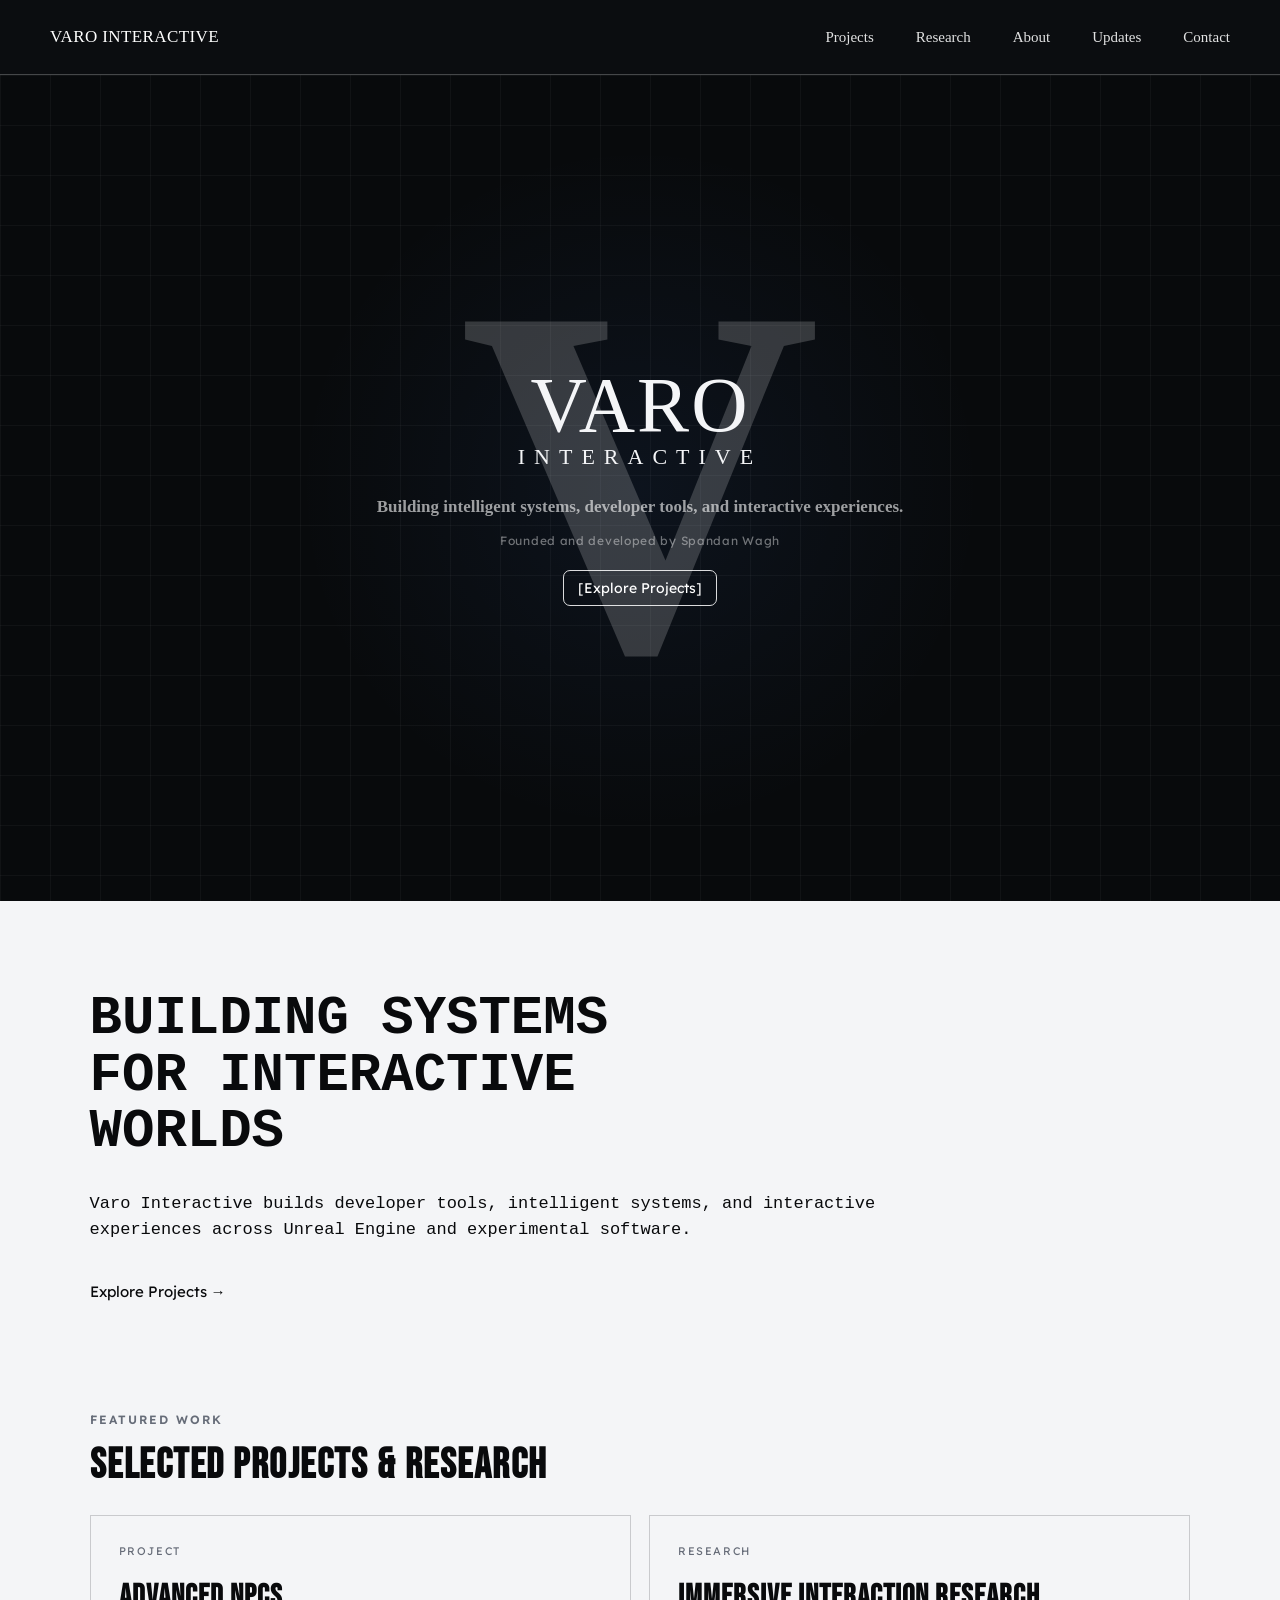
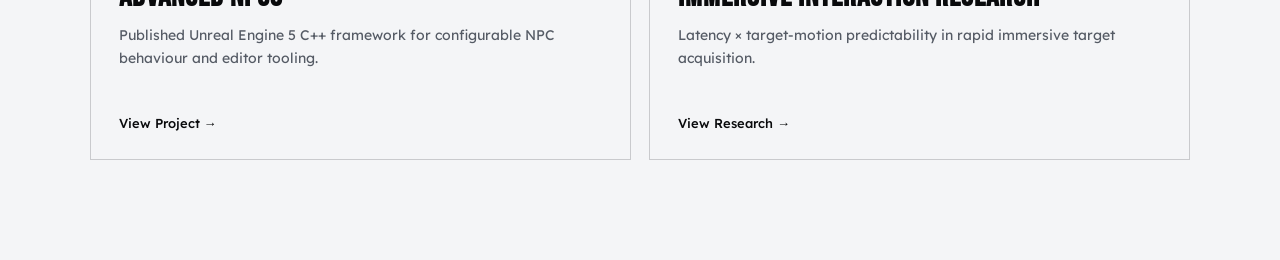
<file: index.html>
<!DOCTYPE html>
<html lang="en">
<head>
    <meta charset="UTF-8">
    <meta name="viewport" content="width=device-width, initial-scale=1.0">

    <title>Varo Interactive | Intelligent Systems & Interactive Technology</title>
    <meta name="description" content="Varo Interactive is an independent development initiative building intelligent game systems, developer tools, immersive interaction research, and experimental software.">
    <link rel="canonical" href="https://varointeractive.tech/">

    <meta property="og:type" content="website">
    <meta property="og:title" content="Varo Interactive | Intelligent Systems & Interactive Technology">
    <meta property="og:description" content="Intelligent game systems, developer tools, immersive interaction research, and experimental software.">
    <meta property="og:url" content="https://varointeractive.tech/">
    <meta property="og:image" content="https://varointeractive.tech/thumbnail_main.png">

    <meta name="twitter:card" content="summary_large_image">
    <meta name="twitter:title" content="Varo Interactive | Intelligent Systems & Interactive Technology">
    <meta name="twitter:description" content="Intelligent game systems, developer tools, immersive interaction research, and experimental software.">
    <meta name="twitter:image" content="https://varointeractive.tech/thumbnail_main.png">

    <link rel="icon" href="favicon.svg" type="image/svg+xml">
    <link rel="stylesheet" href="site.css">
    <link rel="stylesheet" href="style.css">
</head>
<body>
    <header class="site-header">
        <div class="site-header-inner">
            <a class="site-brand" href="index.html" aria-current="page">VARO INTERACTIVE</a>
            <nav class="site-nav" aria-label="Primary navigation">
                <a href="projects.html">Projects</a>
                <a href="research.html">Research</a>
                <a href="about.html">About</a>
                <a href="updates.html">Updates</a>
                <a href="contact.html">Contact</a>
            </nav>
        </div>
    </header>

    <main>
        <section class="mainbody" aria-labelledby="hero-title">
            <div class="middletext">
                <h1 id="hero-title" class="sr-only">Varo Interactive</h1>
                <p id="varotext" aria-hidden="true">VARO</p>
                <p id="interactivetext" aria-hidden="true">INTERACTIVE</p>

                <h2>
                    Building intelligent systems, developer tools,
                    and interactive experiences.
                </h2>

                <p class="founder-line">Founded and developed by Spandan Wagh</p>

                <a href="projects.html" class="hero-button">[Explore Projects]</a>
            </div>
        </section>

        <section class="sec-body" aria-labelledby="systems-title">
            <div class="sec-copy">
                <h2 id="systems-title">
                    BUILDING SYSTEMS<br>
                    FOR INTERACTIVE<br>
                    WORLDS
                </h2>

                <p>
                    Varo Interactive builds developer tools, intelligent systems, and interactive experiences across
                    Unreal Engine and experimental software.
                </p>

                <a href="projects.html" class="text-link">Explore Projects →</a>
            </div>

            <div class="featured-work" aria-labelledby="featured-title">
                <p class="section-label">FEATURED WORK</p>
                <h2 id="featured-title">SELECTED PROJECTS & RESEARCH</h2>

                <div class="featured-grid">
                    <a class="featured-card" href="Projects/advanced-npcs.html">
                        <span class="featured-type">PROJECT</span>
                        <h3>ADVANCED NPCs</h3>
                        <p>Published Unreal Engine 5 C++ framework for configurable NPC behaviour and editor tooling.</p>
                        <span class="featured-link">View Project →</span>
                    </a>

                    <a class="featured-card" href="research.html">
                        <span class="featured-type">RESEARCH</span>
                        <h3>IMMERSIVE INTERACTION RESEARCH</h3>
                        <p>Latency × target-motion predictability in rapid immersive target acquisition.</p>
                        <span class="featured-link">View Research →</span>
                    </a>
                </div>
            </div>
        </section>
    </main>
</body>
</html>
</file>
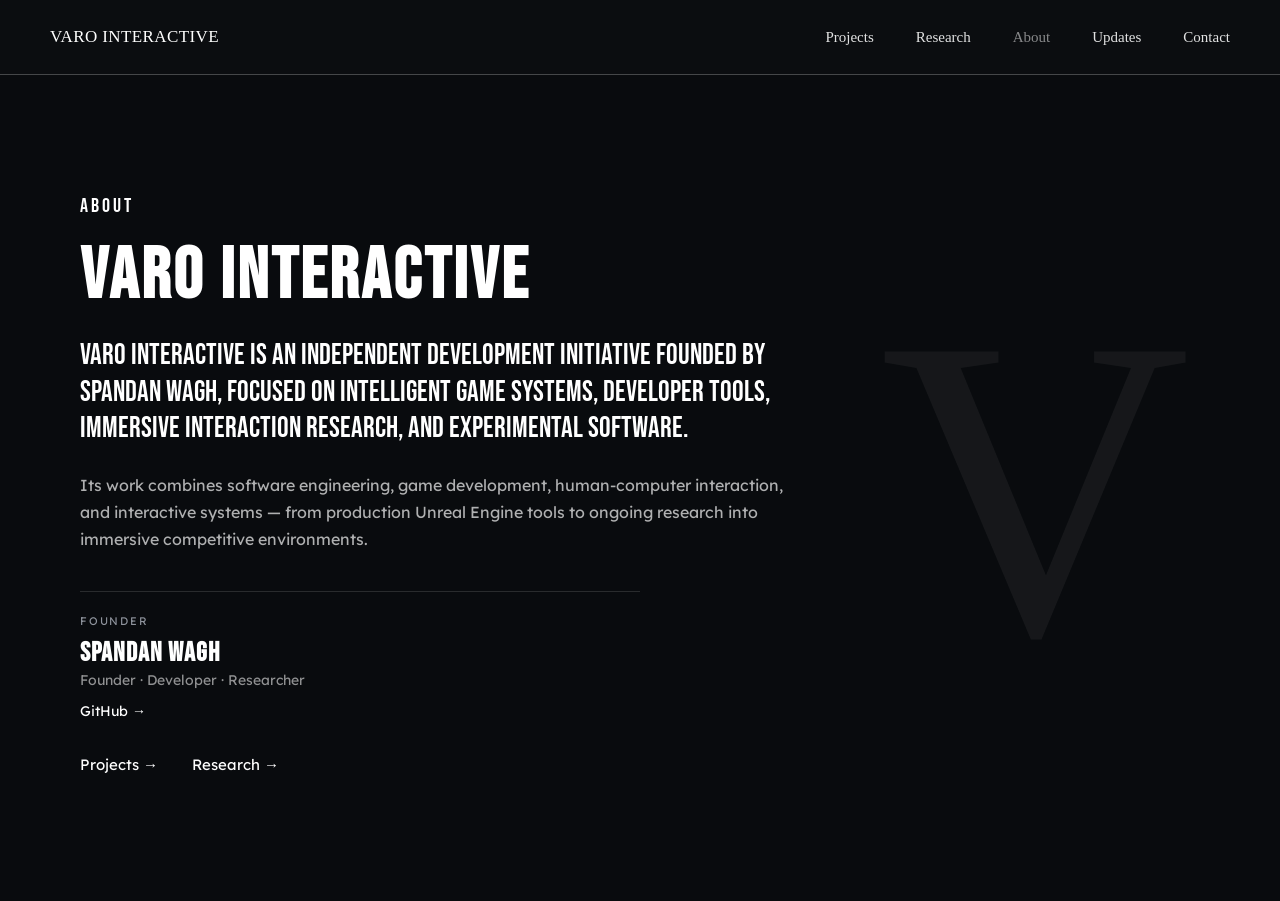
<file: about.html>
<!DOCTYPE html>
<html lang="en">
<head>
    <meta charset="UTF-8">
    <meta name="viewport" content="width=device-width, initial-scale=1.0">

    <title>About | Varo Interactive</title>
    <meta name="description" content="About Varo Interactive, an independent development initiative founded by Spandan Wagh focused on game systems, developer tools, immersive research, and experimental software.">
    <link rel="canonical" href="https://varointeractive.tech/about.html">

    <meta property="og:type" content="website">
    <meta property="og:title" content="About | Varo Interactive">
    <meta property="og:description" content="An independent development initiative founded by Spandan Wagh, focused on intelligent game systems, developer tools, immersive interaction research, and experimental software.">
    <meta property="og:url" content="https://varointeractive.tech/about.html">
    <meta property="og:image" content="https://varointeractive.tech/thumbnail_main.png">

    <meta name="twitter:card" content="summary_large_image">
    <meta name="twitter:title" content="About | Varo Interactive">
    <meta name="twitter:description" content="Independent development focused on game systems, developer tools, immersive research, and experimental software.">
    <meta name="twitter:image" content="https://varointeractive.tech/thumbnail_main.png">

    <link rel="icon" href="favicon.svg" type="image/svg+xml">
    <link rel="stylesheet" href="site.css">
    <link rel="stylesheet" href="about.css">
</head>
<body>
    <header class="site-header">
        <div class="site-header-inner">
            <a class="site-brand" href="index.html">VARO INTERACTIVE</a>
            <nav class="site-nav" aria-label="Primary navigation">
                <a href="projects.html">Projects</a>
                <a href="research.html">Research</a>
                <a href="about.html" aria-current="page">About</a>
                <a href="updates.html">Updates</a>
                <a href="contact.html">Contact</a>
            </nav>
        </div>
    </header>

    <main>
        <section class="about-hero">
            <div class="about-left">
                <p class="about-label">ABOUT</p>
                <h1>VARO INTERACTIVE</h1>

                <h2>
                    Varo Interactive is an independent development initiative founded by Spandan Wagh,
                    focused on intelligent game systems, developer tools, immersive interaction research,
                    and experimental software.
                </h2>

                <p class="about-description">
                    Its work combines software engineering, game development, human-computer interaction,
                    and interactive systems — from production Unreal Engine tools to ongoing research into
                    immersive competitive environments.
                </p>

                <div class="founder-block">
                    <p class="founder-label">FOUNDER</p>
                    <h3>Spandan Wagh</h3>
                    <p>Founder · Developer · Researcher</p>
                    <a href="https://github.com/spandan-wagh" target="_blank" rel="noopener noreferrer">GitHub →</a>
                </div>

                <div class="about-links">
                    <a href="projects.html">Projects →</a>
                    <a href="research.html">Research →</a>
                </div>
            </div>

            <div class="about-mark" aria-hidden="true">V</div>
        </section>
    </main>
</body>
</html>
</file>
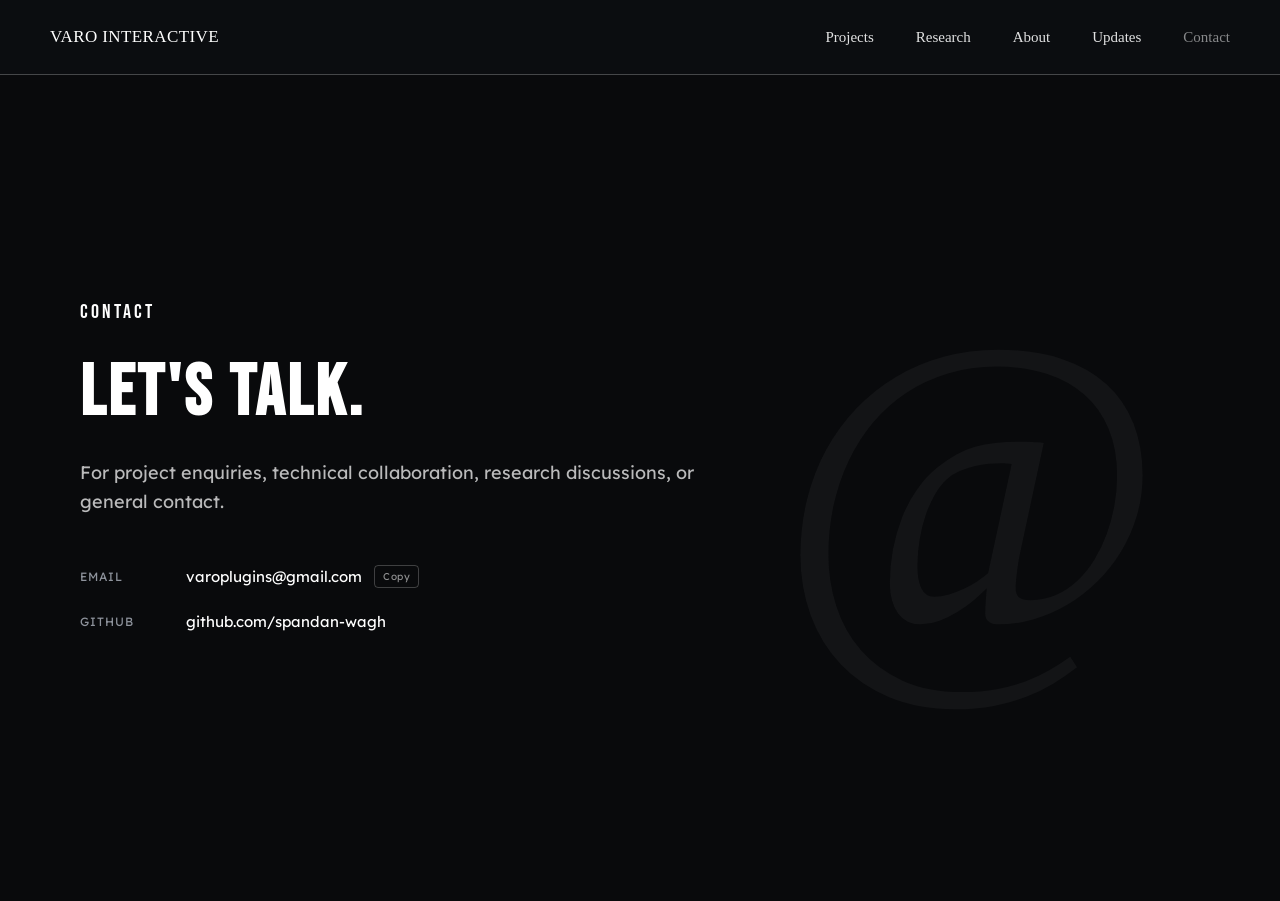
<file: contact.html>
<!DOCTYPE html>
<html lang="en">
<head>
    <meta charset="UTF-8">
    <meta name="viewport" content="width=device-width, initial-scale=1.0">

    <title>Contact | Varo Interactive</title>
    <meta name="description" content="Contact Varo Interactive for project enquiries, technical collaboration, research discussions, or general contact.">
    <link rel="canonical" href="https://varointeractive.tech/contact.html">

    <meta property="og:type" content="website">
    <meta property="og:title" content="Contact | Varo Interactive">
    <meta property="og:description" content="Project enquiries, technical collaboration, research discussions, and general contact.">
    <meta property="og:url" content="https://varointeractive.tech/contact.html">
    <meta property="og:image" content="https://varointeractive.tech/thumbnail_main.png">

    <meta name="twitter:card" content="summary_large_image">
    <meta name="twitter:title" content="Contact | Varo Interactive">
    <meta name="twitter:description" content="Project enquiries, technical collaboration, research discussions, and general contact.">
    <meta name="twitter:image" content="https://varointeractive.tech/thumbnail_main.png">

    <link rel="icon" href="favicon.svg" type="image/svg+xml">
    <link rel="stylesheet" href="site.css">
    <link rel="stylesheet" href="contact.css">
</head>
<body>
    <header class="site-header">
        <div class="site-header-inner">
            <a class="site-brand" href="index.html">VARO INTERACTIVE</a>
            <nav class="site-nav" aria-label="Primary navigation">
                <a href="projects.html">Projects</a>
                <a href="research.html">Research</a>
                <a href="about.html">About</a>
                <a href="updates.html">Updates</a>
                <a href="contact.html" aria-current="page">Contact</a>
            </nav>
        </div>
    </header>

    <main>
        <section class="contact-hero">
            <div class="contact-left">
                <p class="contact-label">CONTACT</p>
                <h1>LET'S TALK.</h1>

                <p class="contact-intro">
                    For project enquiries, technical collaboration,
                    research discussions, or general contact.
                </p>

                <div class="contact-info">
                    <div class="contact-row">
                        <span class="contact-key">EMAIL</span>
                        <div class="contact-value email-actions">
                            <a href="mailto:varoplugins@gmail.com?subject=Varo%20Interactive%20Enquiry">varoplugins@gmail.com</a>
                            <button class="copy-email" type="button" onclick="copyEmail()" aria-label="Copy email address">Copy</button>
                        </div>
                    </div>

                    <div class="contact-row">
                        <span class="contact-key">GITHUB</span>
                        <div class="contact-value">
                            <a href="https://github.com/spandan-wagh" target="_blank" rel="noopener noreferrer">github.com/spandan-wagh</a>
                        </div>
                    </div>
                </div>

                <p class="copy-status" id="copy-status" aria-live="polite"></p>
            </div>

            <div class="contact-mark" aria-hidden="true">@</div>
        </section>
    </main>

    <script>
        function copyEmail() {
            const email = "varoplugins@gmail.com";
            const status = document.getElementById("copy-status");

            navigator.clipboard.writeText(email)
                .then(() => {
                    status.textContent = "Email copied to clipboard.";
                    setTimeout(() => status.textContent = "", 1800);
                })
                .catch(() => {
                    status.textContent = "Copy failed. Email: " + email;
                });
        }
    </script>
</body>
</html>
</file>
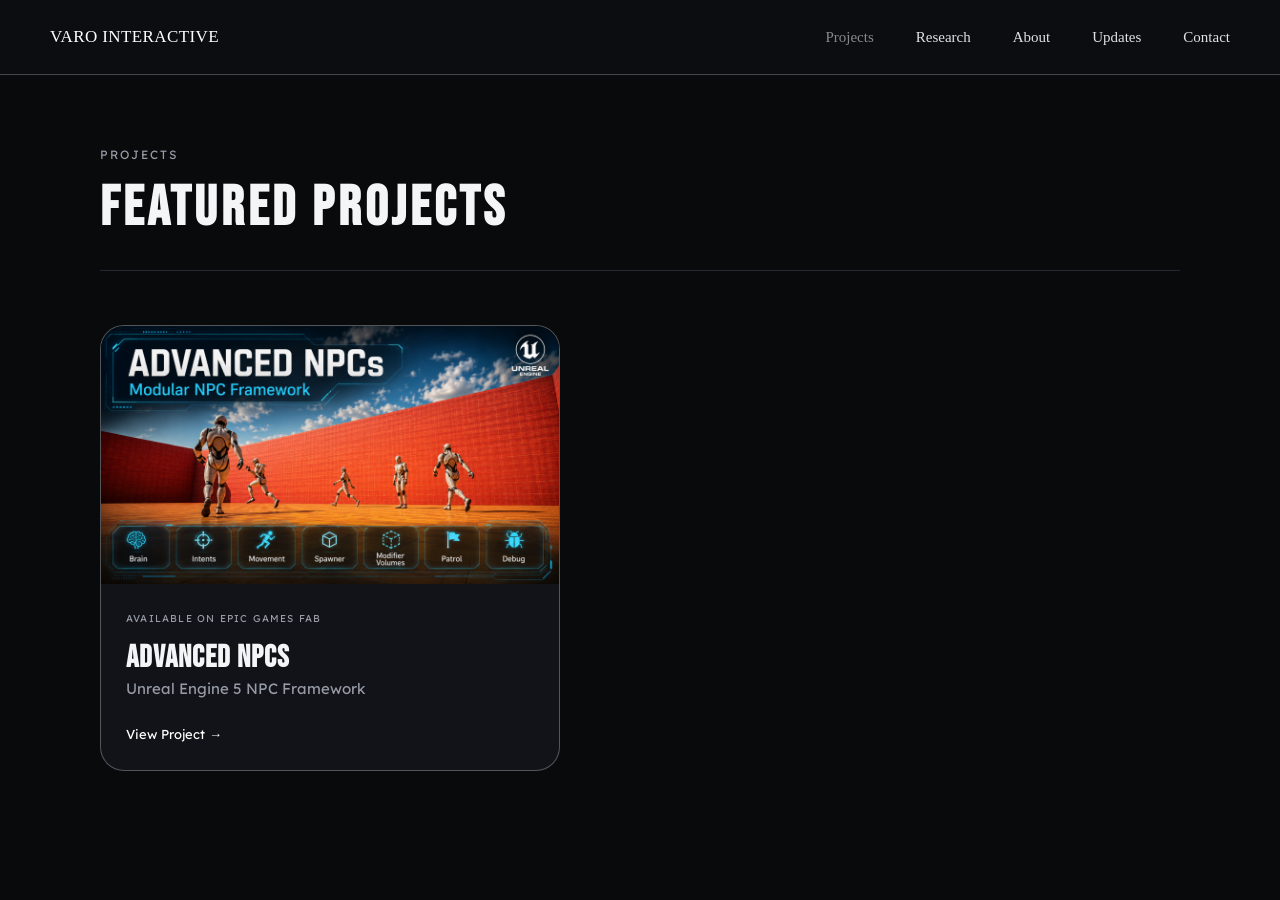
<file: projects.html>
<!DOCTYPE html>
<html lang="en">
<head>
    <meta charset="UTF-8">
    <meta name="viewport" content="width=device-width, initial-scale=1.0">

    <title>Projects | Varo Interactive</title>
    <meta name="description" content="Selected Varo Interactive projects spanning Unreal Engine systems, developer tools, and interactive software.">
    <link rel="canonical" href="https://varointeractive.tech/projects.html">

    <meta property="og:type" content="website">
    <meta property="og:title" content="Projects | Varo Interactive">
    <meta property="og:description" content="Selected Unreal Engine systems, developer tools, and interactive software from Varo Interactive.">
    <meta property="og:url" content="https://varointeractive.tech/projects.html">
    <meta property="og:image" content="https://varointeractive.tech/thumbnail_main.png">

    <meta name="twitter:card" content="summary_large_image">
    <meta name="twitter:title" content="Projects | Varo Interactive">
    <meta name="twitter:description" content="Selected Unreal Engine systems, developer tools, and interactive software from Varo Interactive.">
    <meta name="twitter:image" content="https://varointeractive.tech/thumbnail_main.png">

    <link rel="icon" href="favicon.svg" type="image/svg+xml">
    <link rel="stylesheet" href="site.css">
    <link rel="stylesheet" href="projects.css">
</head>
<body>
    <header class="site-header">
        <div class="site-header-inner">
            <a class="site-brand" href="index.html">VARO INTERACTIVE</a>
            <nav class="site-nav" aria-label="Primary navigation">
                <a href="projects.html" aria-current="page">Projects</a>
                <a href="research.html">Research</a>
                <a href="about.html">About</a>
                <a href="updates.html">Updates</a>
                <a href="contact.html">Contact</a>
            </nav>
        </div>
    </header>

    <main class="projects-page">
        <header class="projects-heading">
            <p>PROJECTS</p>
            <h1>FEATURED PROJECTS</h1>
        </header>

        <section class="project-list" aria-label="Featured projects">
            <a href="Projects/advanced-npcs.html" class="project-card">
                <img src="thumbnail_main.png" alt="Advanced NPCs Unreal Engine framework">
                <div class="project-copy">
                    <span class="project-status">AVAILABLE ON EPIC GAMES FAB</span>
                    <h2>Advanced NPCs</h2>
                    <p>Unreal Engine 5 NPC Framework</p>
                    <span class="view-project">View Project →</span>
                </div>
            </a>
        </section>
    </main>
</body>
</html>
</file>
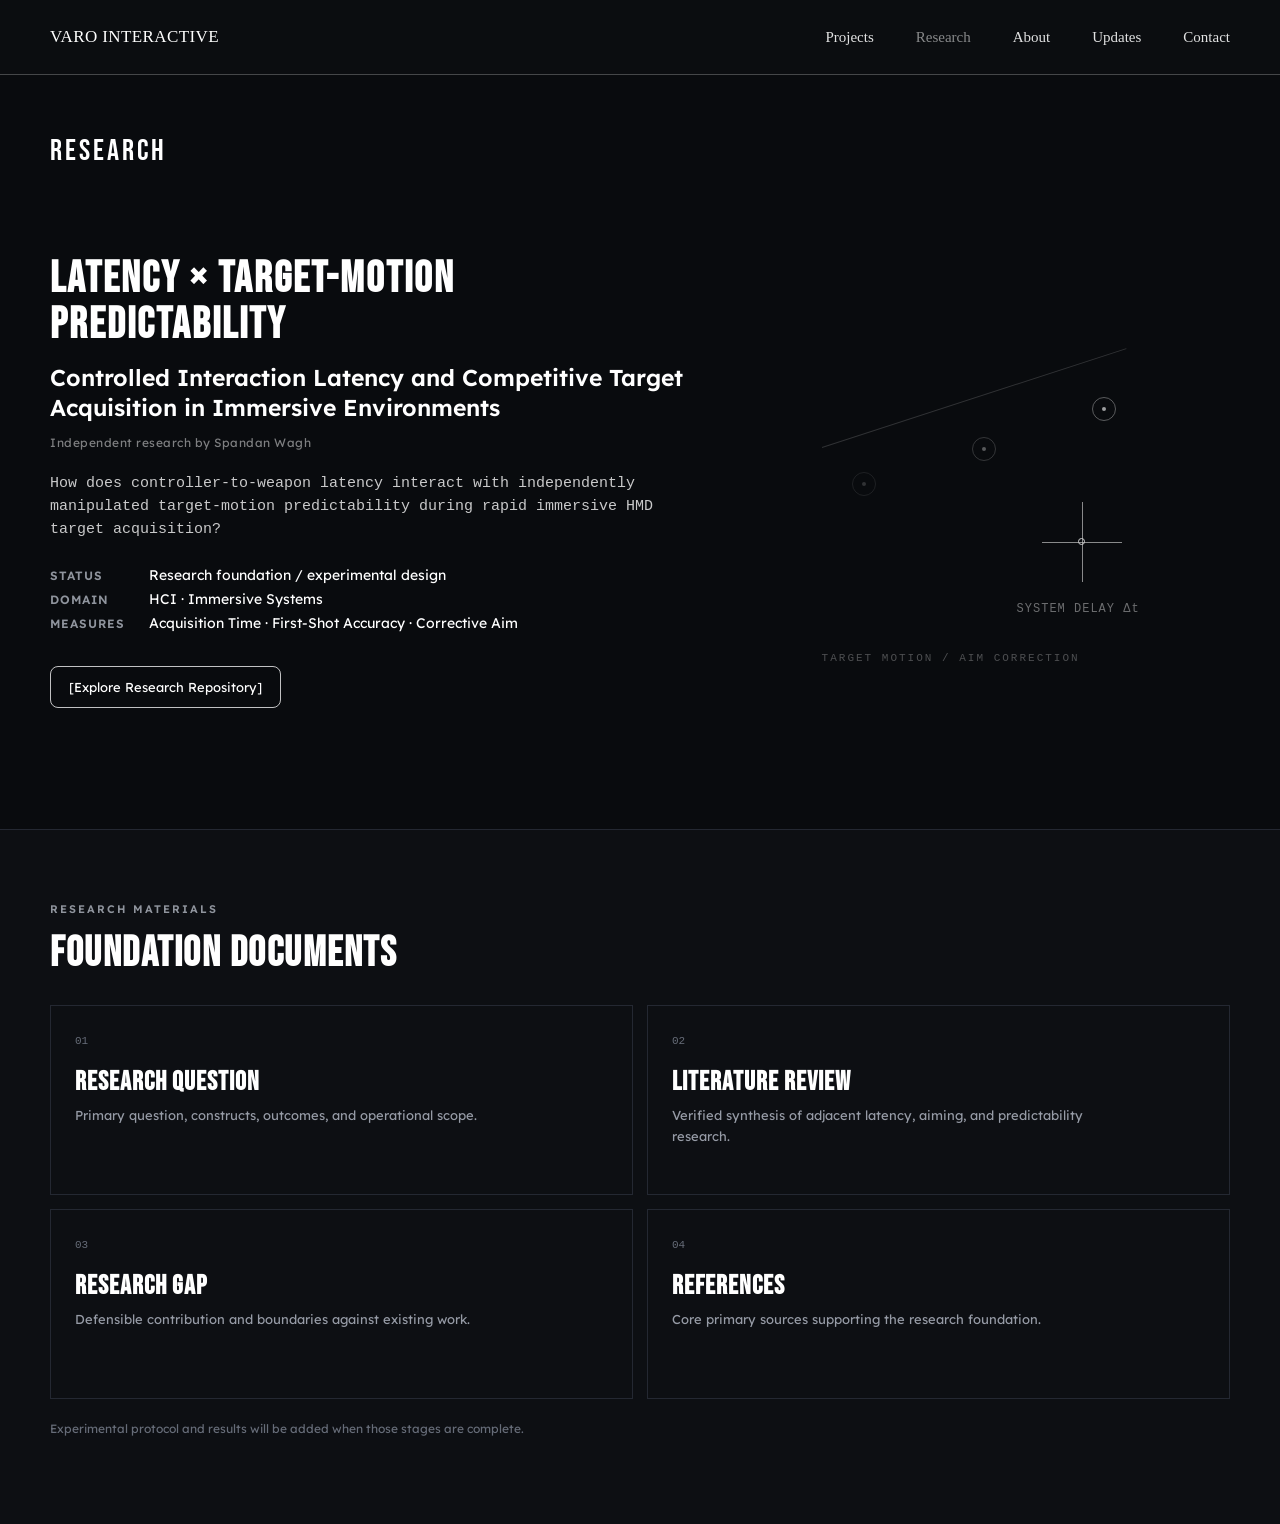
<file: research.html>
<!DOCTYPE html>
<html lang="en">
<head>
    <meta charset="UTF-8">
    <meta name="viewport" content="width=device-width, initial-scale=1.0">

    <title>Research | Varo Interactive</title>
    <meta name="description" content="Independent immersive interaction research by Spandan Wagh on controlled interaction latency, target-motion predictability, and competitive target acquisition.">
    <link rel="canonical" href="https://varointeractive.tech/research.html">

    <meta property="og:type" content="website">
    <meta property="og:title" content="Research | Varo Interactive">
    <meta property="og:description" content="Controlled interaction latency × target-motion predictability in immersive competitive target acquisition.">
    <meta property="og:url" content="https://varointeractive.tech/research.html">
    <meta property="og:image" content="https://varointeractive.tech/thumbnail_main.png">

    <meta name="twitter:card" content="summary_large_image">
    <meta name="twitter:title" content="Research | Varo Interactive">
    <meta name="twitter:description" content="Controlled interaction latency × target-motion predictability in immersive competitive target acquisition.">
    <meta name="twitter:image" content="https://varointeractive.tech/thumbnail_main.png">

    <link rel="icon" href="favicon.svg" type="image/svg+xml">
    <link rel="stylesheet" href="site.css">
    <link rel="stylesheet" href="research.css">
</head>
<body>
    <header class="site-header">
        <div class="site-header-inner">
            <a class="site-brand" href="index.html">VARO INTERACTIVE</a>
            <nav class="site-nav" aria-label="Primary navigation">
                <a href="projects.html">Projects</a>
                <a href="research.html" aria-current="page">Research</a>
                <a href="about.html">About</a>
                <a href="updates.html">Updates</a>
                <a href="contact.html">Contact</a>
            </nav>
        </div>
    </header>

    <main class="research-page">
        <section class="space">
            <p class="sect">RESEARCH</p>

            <div class="research-hero">
                <div class="part2">
                    <h1 class="maintext">LATENCY × TARGET-MOTION PREDICTABILITY</h1>

                    <h2 class="maintext2">
                        Controlled Interaction Latency and Competitive
                        Target Acquisition in Immersive Environments
                    </h2>

                    <p class="research-byline">Independent research by Spandan Wagh</p>

                    <p class="research-question">
                        How does controller-to-weapon latency interact with independently manipulated
                        target-motion predictability during rapid immersive HMD target acquisition?
                    </p>

                    <div class="research-meta">
                        <p><span>STATUS</span> Research foundation / experimental design</p>
                        <p><span>DOMAIN</span> HCI · Immersive Systems</p>
                        <p><span>MEASURES</span> Acquisition Time · First-Shot Accuracy · Corrective Aim</p>
                    </div>

                    <a href="https://github.com/spandan-wagh/future-ar-vr-esports" class="research-button" target="_blank" rel="noopener noreferrer">[Explore Research Repository]</a>
                </div>

                <div class="research-visual" aria-hidden="true">
                    <div class="trajectory"></div>
                    <div class="target target-1"></div>
                    <div class="target target-2"></div>
                    <div class="target target-3"></div>

                    <div class="crosshair">
                        <div class="crosshair-h"></div>
                        <div class="crosshair-v"></div>
                        <div class="crosshair-center"></div>
                    </div>

                    <div class="latency-label">SYSTEM DELAY Δt</div>
                    <div class="visual-label">TARGET MOTION / AIM CORRECTION</div>
                </div>
            </div>
        </section>

        <section class="materials" aria-labelledby="materials-title">
            <p class="materials-label">RESEARCH MATERIALS</p>
            <h2 id="materials-title">FOUNDATION DOCUMENTS</h2>

            <div class="materials-grid">
                <a href="Research/research-question.md" target="_blank">
                    <span>01</span>
                    <h3>Research Question</h3>
                    <p>Primary question, constructs, outcomes, and operational scope.</p>
                </a>

                <a href="Research/literature-review.md" target="_blank">
                    <span>02</span>
                    <h3>Literature Review</h3>
                    <p>Verified synthesis of adjacent latency, aiming, and predictability research.</p>
                </a>

                <a href="Research/research-gap.md" target="_blank">
                    <span>03</span>
                    <h3>Research Gap</h3>
                    <p>Defensible contribution and boundaries against existing work.</p>
                </a>

                <a href="Research/references.md" target="_blank">
                    <span>04</span>
                    <h3>References</h3>
                    <p>Core primary sources supporting the research foundation.</p>
                </a>
            </div>

            <p class="materials-note">Experimental protocol and results will be added when those stages are complete.</p>
        </section>
    </main>
</body>
</html>
</file>
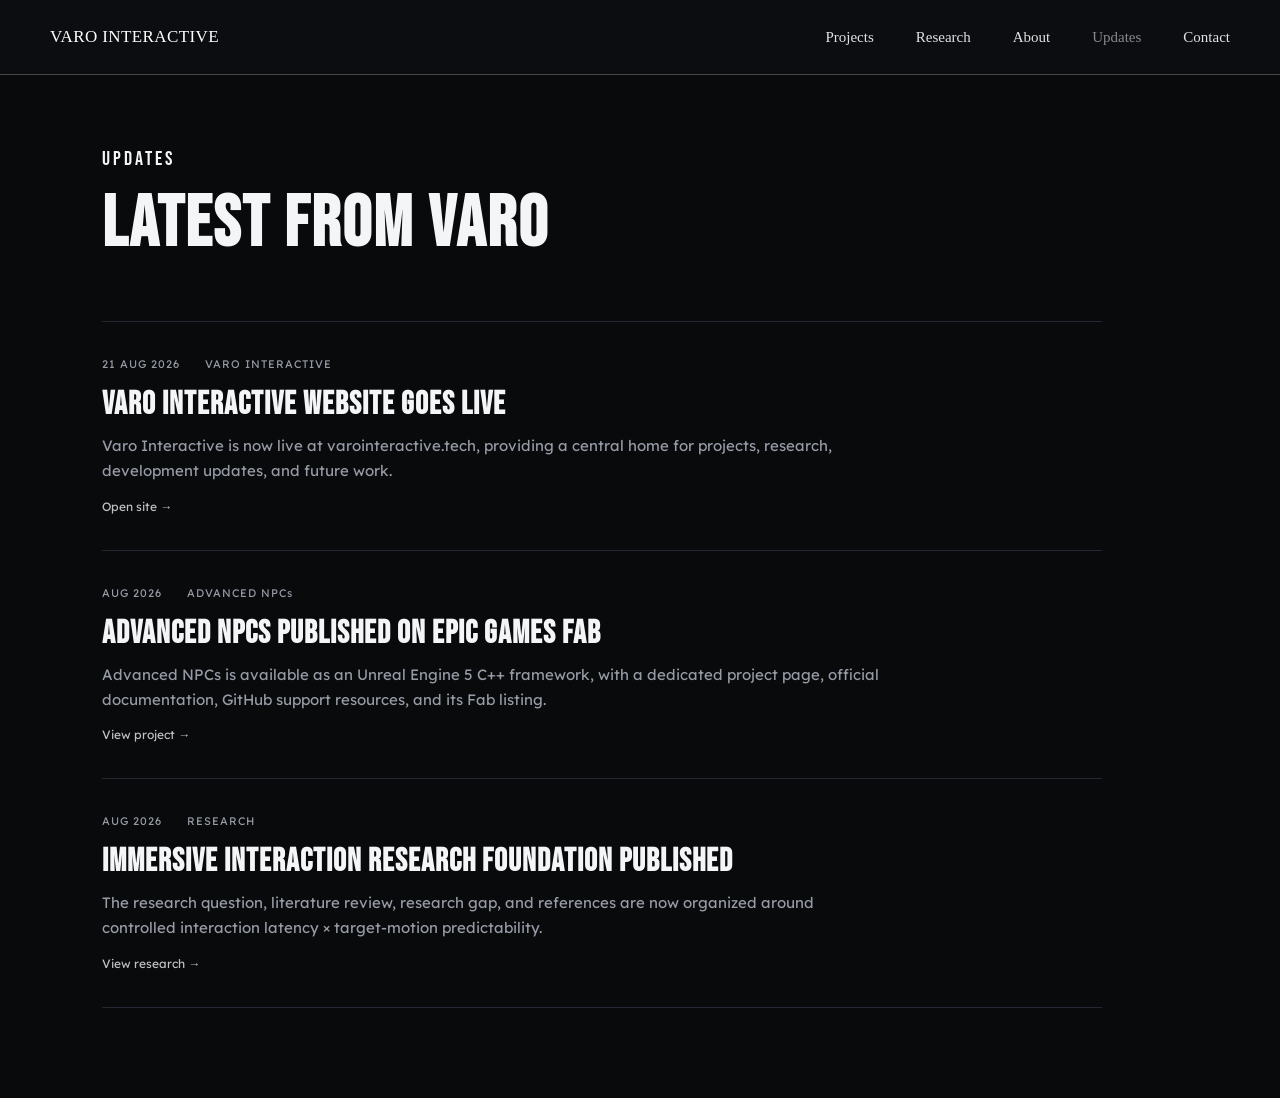
<file: updates.html>
<!DOCTYPE html>
<html lang="en">
<head>
    <meta charset="UTF-8">
    <meta name="viewport" content="width=device-width, initial-scale=1.0">

    <title>Updates | Varo Interactive</title>
    <meta name="description" content="Release, research, and development updates from Varo Interactive.">
    <link rel="canonical" href="https://varointeractive.tech/updates.html">

    <meta property="og:type" content="website">
    <meta property="og:title" content="Updates | Varo Interactive">
    <meta property="og:description" content="Release, research, and development updates from Varo Interactive.">
    <meta property="og:url" content="https://varointeractive.tech/updates.html">
    <meta property="og:image" content="https://varointeractive.tech/thumbnail_main.png">

    <meta name="twitter:card" content="summary_large_image">
    <meta name="twitter:title" content="Updates | Varo Interactive">
    <meta name="twitter:description" content="Release, research, and development updates from Varo Interactive.">
    <meta name="twitter:image" content="https://varointeractive.tech/thumbnail_main.png">

    <link rel="icon" href="favicon.svg" type="image/svg+xml">
    <link rel="stylesheet" href="site.css">
    <link rel="stylesheet" href="updates.css">
</head>
<body>
    <header class="site-header">
        <div class="site-header-inner">
            <a class="site-brand" href="index.html">VARO INTERACTIVE</a>
            <nav class="site-nav" aria-label="Primary navigation">
                <a href="projects.html">Projects</a>
                <a href="research.html">Research</a>
                <a href="about.html">About</a>
                <a href="updates.html" aria-current="page">Updates</a>
                <a href="contact.html">Contact</a>
            </nav>
        </div>
    </header>

    <main class="updates-page">
        <p class="updates-label">UPDATES</p>
        <h1>LATEST FROM VARO</h1>

        <div class="updates-list">
            <a class="update" href="index.html">
                <div class="update-meta">
                    <span>21 AUG 2026</span>
                    <span>VARO INTERACTIVE</span>
                </div>
                <h2>Varo Interactive Website Goes Live</h2>
                <p>
                    Varo Interactive is now live at varointeractive.tech, providing a central home for projects,
                    research, development updates, and future work.
                </p>
                <span class="update-link">Open site →</span>
            </a>

            <a class="update" href="Projects/advanced-npcs.html">
                <div class="update-meta">
                    <span>AUG 2026</span>
                    <span>ADVANCED NPCs</span>
                </div>
                <h2>Advanced NPCs Published on Epic Games Fab</h2>
                <p>
                    Advanced NPCs is available as an Unreal Engine 5 C++ framework, with a dedicated project page,
                    official documentation, GitHub support resources, and its Fab listing.
                </p>
                <span class="update-link">View project →</span>
            </a>

            <a class="update" href="research.html">
                <div class="update-meta">
                    <span>AUG 2026</span>
                    <span>RESEARCH</span>
                </div>
                <h2>Immersive Interaction Research Foundation Published</h2>
                <p>
                    The research question, literature review, research gap, and references are now organized around
                    controlled interaction latency × target-motion predictability.
                </p>
                <span class="update-link">View research →</span>
            </a>
        </div>
    </main>
</body>
</html>
</file>
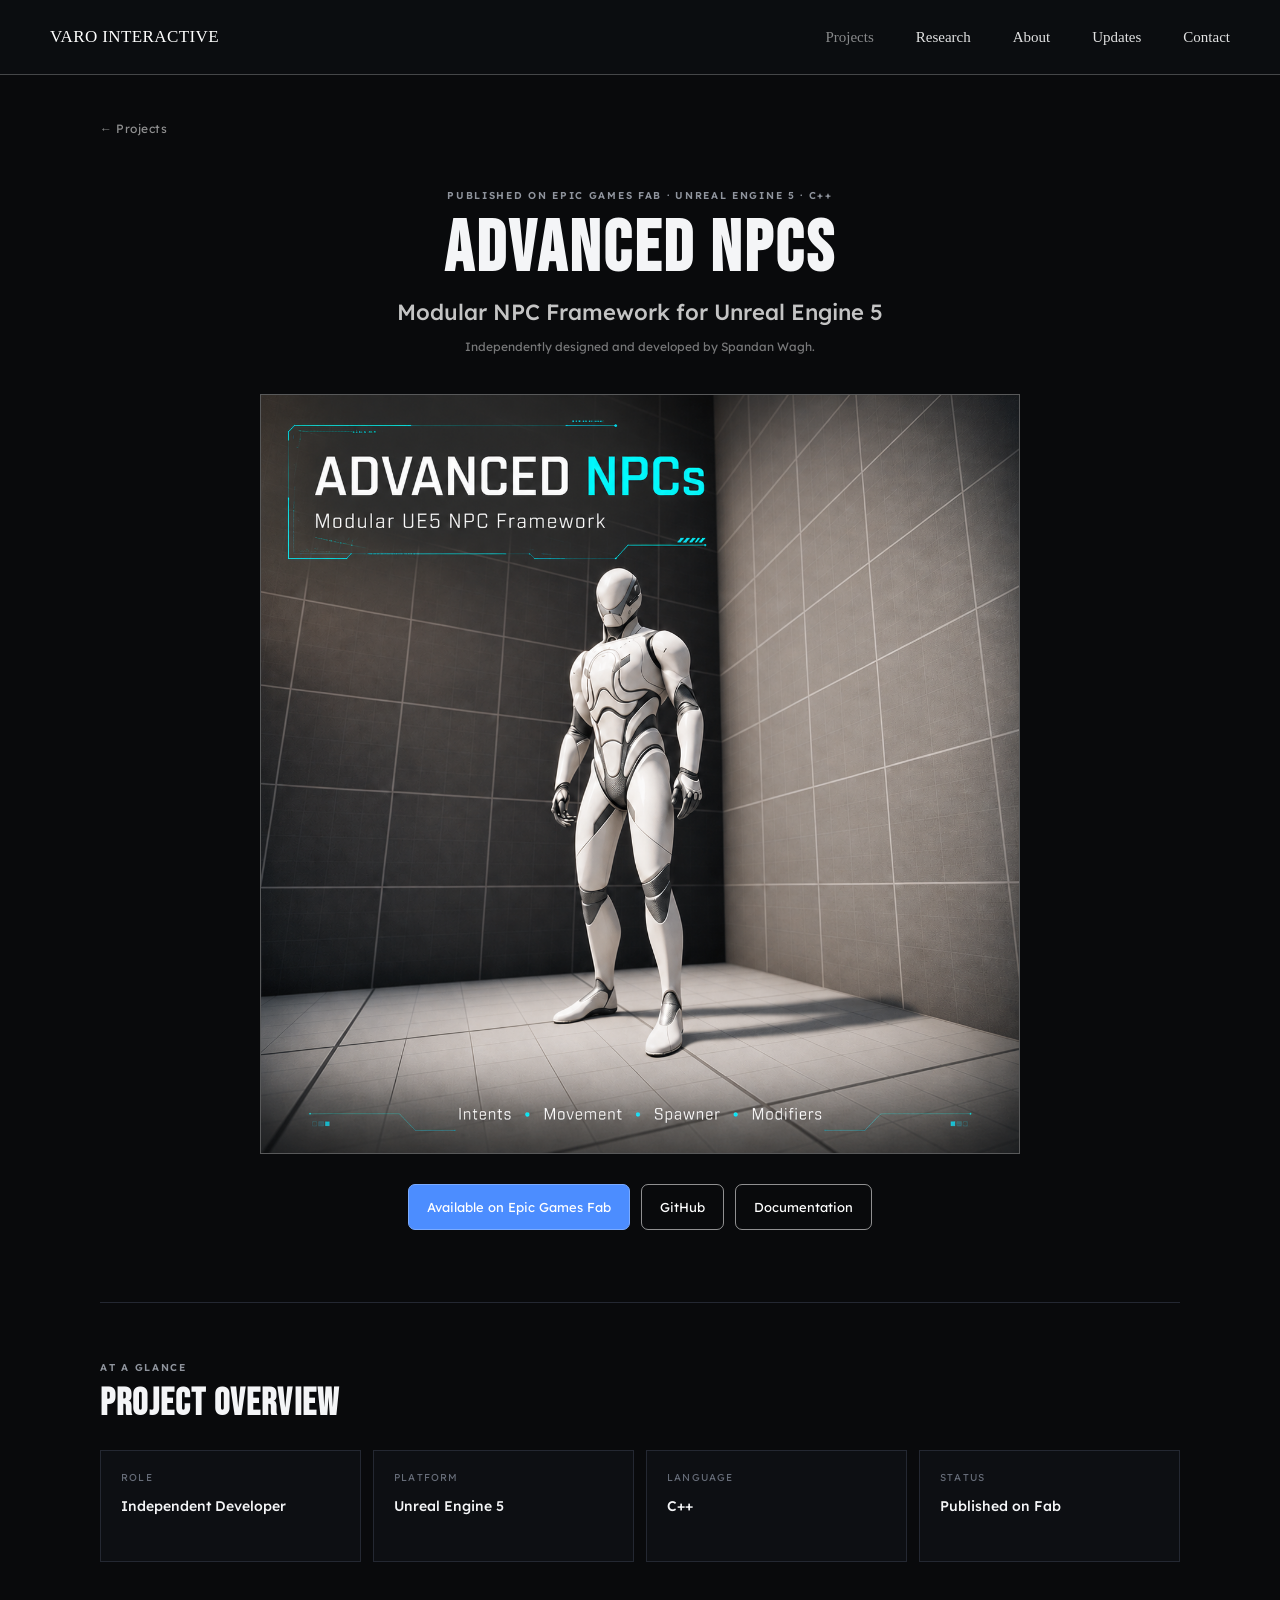
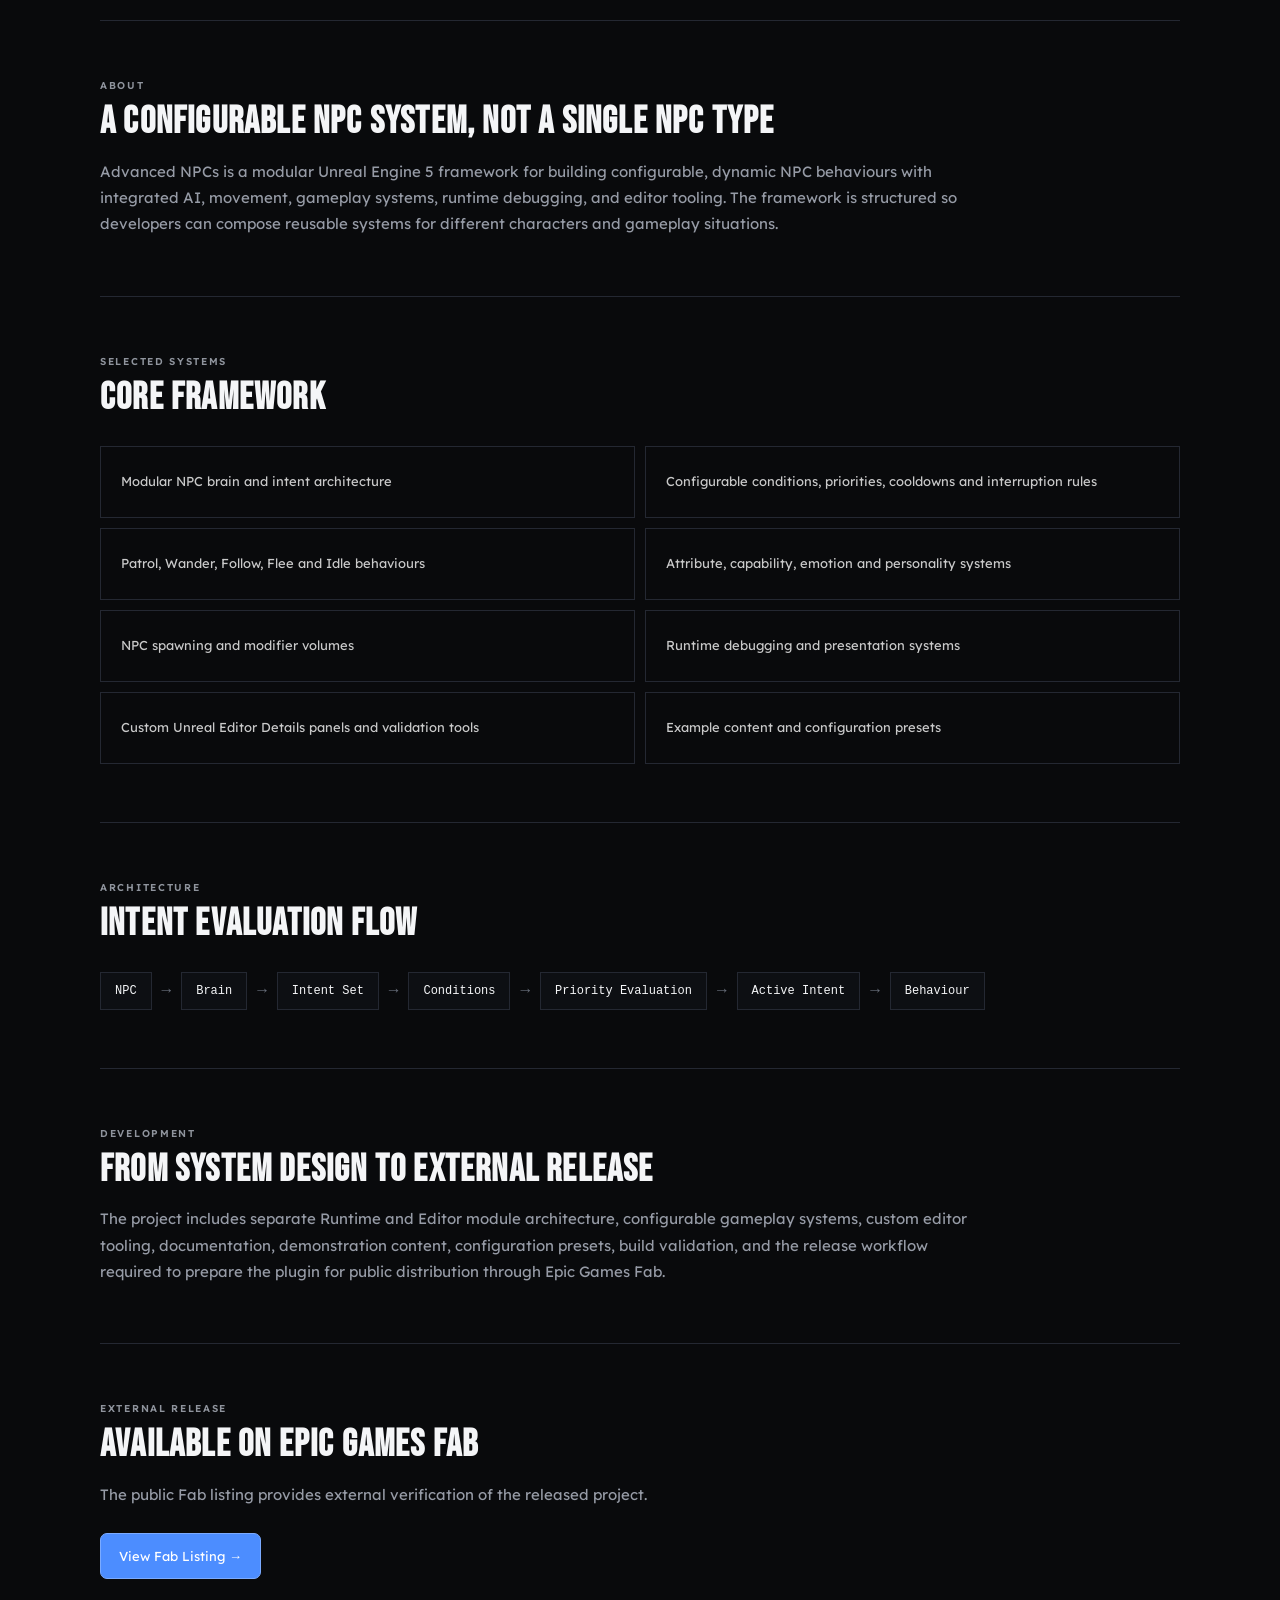
<file: Projects/advanced-npcs.html>
<!DOCTYPE html>
<html lang="en">
<head>
    <meta charset="UTF-8">
    <meta name="viewport" content="width=device-width, initial-scale=1.0">

    <title>Advanced NPCs | Unreal Engine NPC Framework | Varo Interactive</title>
    <meta name="description" content="Advanced NPCs is a modular Unreal Engine 5 C++ framework for configurable NPC behaviour, movement, gameplay systems, runtime debugging, and custom editor tooling.">
    <link rel="canonical" href="https://varointeractive.tech/Projects/advanced-npcs.html">

    <meta property="og:type" content="website">
    <meta property="og:title" content="Advanced NPCs | Unreal Engine NPC Framework | Varo Interactive">
    <meta property="og:description" content="A modular Unreal Engine 5 C++ framework for configurable NPC behaviour and developer-focused editor tooling.">
    <meta property="og:url" content="https://varointeractive.tech/Projects/advanced-npcs.html">
    <meta property="og:image" content="https://varointeractive.tech/hero.png">

    <meta name="twitter:card" content="summary_large_image">
    <meta name="twitter:title" content="Advanced NPCs | Varo Interactive">
    <meta name="twitter:description" content="A modular Unreal Engine 5 C++ framework for configurable NPC behaviour and developer-focused editor tooling.">
    <meta name="twitter:image" content="https://varointeractive.tech/hero.png">

    <link rel="icon" href="../favicon.svg" type="image/svg+xml">
    <link rel="stylesheet" href="../site.css">
    <link rel="stylesheet" href="advanced-npcs.css">
</head>
<body>
    <header class="site-header">
        <div class="site-header-inner">
            <a class="site-brand" href="../index.html">VARO INTERACTIVE</a>
            <nav class="site-nav" aria-label="Primary navigation">
                <a href="../projects.html" aria-current="page">Projects</a>
                <a href="../research.html">Research</a>
                <a href="../about.html">About</a>
                <a href="../updates.html">Updates</a>
                <a href="../contact.html">Contact</a>
            </nav>
        </div>
    </header>

    <main class="project-page">
        <a class="context-link" href="../projects.html">← Projects</a>

        <section class="project-hero">
            <p class="project-eyebrow">PUBLISHED ON EPIC GAMES FAB · UNREAL ENGINE 5 · C++</p>
            <h1>ADVANCED NPCs</h1>
            <h2>Modular NPC Framework for Unreal Engine 5</h2>
            <p class="project-byline">Independently designed and developed by Spandan Wagh.</p>

            <img class="project-image" src="../hero.png" alt="Advanced NPCs Unreal Engine framework demonstration">

            <div class="project-actions">
                <a class="primary-action" href="https://www.fab.com/listings/3383b41b-4a6d-48b3-8130-d49c9d02e37f" target="_blank" rel="noopener noreferrer">Available on Epic Games Fab</a>
                <a class="secondary-action" href="https://github.com/spandan-wagh/advanced-npcs/tree/main" target="_blank" rel="noopener noreferrer">GitHub</a>
                <a class="secondary-action" href="https://github.com/spandan-wagh/advanced-npcs/blob/main/docs/AdvancedNPCs_OfficialDocumentation_v1.0.pdf" target="_blank" rel="noopener noreferrer">Documentation</a>
            </div>
        </section>

        <section class="glance-section" aria-labelledby="glance-title">
            <p class="section-label">AT A GLANCE</p>
            <h2 id="glance-title">PROJECT OVERVIEW</h2>

            <div class="glance-grid">
                <div><span>ROLE</span><strong>Independent Developer</strong></div>
                <div><span>PLATFORM</span><strong>Unreal Engine 5</strong></div>
                <div><span>LANGUAGE</span><strong>C++</strong></div>
                <div><span>STATUS</span><strong>Published on Fab</strong></div>
            </div>
        </section>

        <section class="case-section about-section" aria-labelledby="about-title">
            <p class="section-label">ABOUT</p>
            <h2 id="about-title">A CONFIGURABLE NPC SYSTEM, NOT A SINGLE NPC TYPE</h2>
            <p>
                Advanced NPCs is a modular Unreal Engine 5 framework for building configurable, dynamic NPC behaviours
                with integrated AI, movement, gameplay systems, runtime debugging, and editor tooling. The framework is
                structured so developers can compose reusable systems for different characters and gameplay situations.
            </p>
        </section>

        <section class="case-section" aria-labelledby="systems-title">
            <p class="section-label">SELECTED SYSTEMS</p>
            <h2 id="systems-title">CORE FRAMEWORK</h2>

            <div class="systems-grid">
                <div>Modular NPC brain and intent architecture</div>
                <div>Configurable conditions, priorities, cooldowns and interruption rules</div>
                <div>Patrol, Wander, Follow, Flee and Idle behaviours</div>
                <div>Attribute, capability, emotion and personality systems</div>
                <div>NPC spawning and modifier volumes</div>
                <div>Runtime debugging and presentation systems</div>
                <div>Custom Unreal Editor Details panels and validation tools</div>
                <div>Example content and configuration presets</div>
            </div>
        </section>

        <section class="case-section" aria-labelledby="architecture-title">
            <p class="section-label">ARCHITECTURE</p>
            <h2 id="architecture-title">INTENT EVALUATION FLOW</h2>

            <div class="architecture-flow" aria-label="NPC to behaviour architecture flow">
                <span>NPC</span><b>→</b>
                <span>Brain</span><b>→</b>
                <span>Intent Set</span><b>→</b>
                <span>Conditions</span><b>→</b>
                <span>Priority Evaluation</span><b>→</b>
                <span>Active Intent</span><b>→</b>
                <span>Behaviour</span>
            </div>
        </section>

        <section class="case-section" aria-labelledby="development-title">
            <p class="section-label">DEVELOPMENT</p>
            <h2 id="development-title">FROM SYSTEM DESIGN TO EXTERNAL RELEASE</h2>
            <p>
                The project includes separate Runtime and Editor module architecture, configurable gameplay systems,
                custom editor tooling, documentation, demonstration content, configuration presets, build validation,
                and the release workflow required to prepare the plugin for public distribution through Epic Games Fab.
            </p>
        </section>

        <section class="release-section" aria-labelledby="release-title">
            <p class="section-label">EXTERNAL RELEASE</p>
            <h2 id="release-title">AVAILABLE ON EPIC GAMES FAB</h2>
            <p>The public Fab listing provides external verification of the released project.</p>
            <a class="primary-action" href="https://www.fab.com/listings/3383b41b-4a6d-48b3-8130-d49c9d02e37f" target="_blank" rel="noopener noreferrer">View Fab Listing →</a>
        </section>
    </main>
</body>
</html>
</file>
<file: site.css>
@import url('https://fonts.googleapis.com/css2?family=Bebas+Neue&family=Lexend+Deca:wght@300;400;500;600&display=swap');

*{
    box-sizing: border-box;
}

html{
    scroll-behavior: smooth;
}

body{
    margin: 0;
}

img{
    max-width: 100%;
}

.site-header{
    position: relative;
    z-index: 100;
    width: 100%;
    background: #0b0d10;
    border-bottom: 1px solid rgba(255,255,255,0.24);
}

.site-header-inner{
    width: min(1400px, 100%);
    min-height: 74px;
    margin: 0 auto;
    padding: 0 50px;
    display: flex;
    align-items: center;
    justify-content: space-between;
    gap: 42px;
}

.site-brand{
    flex: 0 0 auto;
    color: #fff;
    text-decoration: none;
    font-family: Georgia, serif;
    font-size: 17px;
    letter-spacing: 0.4px;
    transition: opacity 0.2s ease;
}

.site-brand:hover,
.site-brand:focus-visible{
    opacity: 0.7;
}

.site-nav{
    display: flex;
    align-items: center;
    justify-content: flex-end;
    gap: 42px;
    min-width: 0;
}

.site-nav a{
    color: rgba(255,255,255,0.88);
    text-decoration: none;
    font-family: Georgia, serif;
    font-size: 15px;
    white-space: nowrap;
    transition: opacity 0.2s ease;
}

.site-nav a:hover,
.site-nav a:focus-visible,
.site-nav a[aria-current="page"]{
    opacity: 0.58;
}

a:focus-visible,
button:focus-visible{
    outline: 2px solid rgba(255,255,255,0.9);
    outline-offset: 4px;
}

@media (max-width: 900px){
    .site-header-inner{
        padding-inline: 28px;
        gap: 24px;
    }

    .site-nav{
        gap: 24px;
    }
}

@media (max-width: 720px){
    .site-header-inner{
        min-height: 0;
        padding: 15px 20px 16px;
        flex-direction: column;
        align-items: flex-start;
        gap: 12px;
    }

    .site-brand{
        font-size: 16px;
    }

    .site-nav{
        width: 100%;
        justify-content: flex-start;
        flex-wrap: wrap;
        gap: 9px 20px;
    }

    .site-nav a{
        font-size: 13px;
        min-height: 30px;
        display: inline-flex;
        align-items: center;
    }
}

@media (max-width: 380px){
    .site-header-inner{
        padding-inline: 16px;
    }

    .site-nav{
        gap: 8px 15px;
    }

    .site-nav a{
        font-size: 12px;
    }
}
</file>
<file: style.css>
*{
    margin: 0;
    padding: 0;
    box-sizing: border-box;
}

:root{
    --bg: #090A0C;
    --text: #F4F5F7;
    --text-secondary: #969BA6;
    --border: #242832;
}

body{
    background: var(--bg);
    color: var(--text);
}

.sr-only{
    position: absolute;
    width: 1px;
    height: 1px;
    padding: 0;
    margin: -1px;
    overflow: hidden;
    clip: rect(0,0,0,0);
    white-space: nowrap;
    border: 0;
}

.mainbody{
    min-height: calc(100vh - 74px);
    display: flex;
    justify-content: center;
    align-items: center;
    position: relative;
    padding: 80px 24px;
    background-color: #080a0c;
    background-image:
        radial-gradient(circle at center, rgba(76, 141, 255, 0.07), transparent 45%),
        linear-gradient(rgba(255,255,255,0.035) 1px, transparent 1px),
        linear-gradient(90deg, rgba(255,255,255,0.035) 1px, transparent 1px);
    background-size: 100% 100%, 50px 50px, 50px 50px;
}

.middletext{
    position: relative;
    display: flex;
    flex-direction: column;
    align-items: center;
    text-align: center;
    z-index: 2;
}

.middletext::before{
    content: "V";
    position: absolute;
    top: 50%;
    left: 50%;
    transform: translate(-50%, -52%);
    font-family: Georgia, serif;
    font-size: 500px;
    font-weight: bold;
    line-height: 0.8;
    color: rgba(255,255,255,0.18);
    pointer-events: none;
    z-index: -1;
}

#varotext{
    font-family: Georgia, serif;
    font-size: 78px;
    line-height: 0.9;
    letter-spacing: 2px;
}

#interactivetext{
    font-family: Georgia, serif;
    font-size: 22px;
    letter-spacing: 9px;
    margin-top: 4px;
}

.middletext h2{
    margin-top: 25px;
    font-family: Georgia, serif;
    font-size: 17px;
    font-weight: 600;
    line-height: 1.45;
    color: rgba(255,255,255,0.60);
    max-width: 720px;
}

.founder-line{
    margin-top: 13px;
    font-family: "Lexend Deca", sans-serif;
    font-size: 12px;
    letter-spacing: 0.7px;
    color: rgba(255,255,255,0.42);
}

.hero-button{
    margin-top: 22px;
    padding: 8px 14px;
    background: transparent;
    color: white;
    border: 1px solid rgba(255,255,255,0.85);
    border-radius: 7px;
    text-decoration: none;
    font-family: "Lexend Deca", sans-serif;
    font-size: 14px;
    transition: transform 0.25s ease, background-color 0.25s ease;
}

.hero-button:hover{
    transform: translateY(-3px);
    background: rgba(255,255,255,0.08);
}

.sec-body{
    min-height: 520px;
    padding: 90px 7vw 100px;
    background: #F4F5F7;
    color: #090A0C;
}

.sec-copy{
    max-width: 900px;
}

.sec-copy h2{
    font-family: "Courier New", monospace;
    font-size: 54px;
    line-height: 1.05;
    margin-bottom: 30px;
    max-width: 650px;
}

.sec-copy > p{
    font-family: "Courier New", monospace;
    font-size: 17px;
    line-height: 1.55;
    max-width: 850px;
    margin-bottom: 28px;
}

.text-link{
    display: inline-flex;
    align-items: center;
    min-height: 40px;
    color: #090A0C;
    text-decoration: none;
    font-family: "Lexend Deca", sans-serif;
    font-size: 15px;
    transition: transform 0.25s ease, opacity 0.25s ease;
}

.text-link:hover{
    transform: translateX(6px);
    opacity: 0.65;
}

.featured-work{
    margin-top: 100px;
    max-width: 1160px;
}

.section-label{
    font-family: "Lexend Deca", sans-serif;
    font-size: 12px;
    font-weight: 600;
    letter-spacing: 2px;
    color: #666C78;
    margin-bottom: 13px;
}

.featured-work > h2{
    font-family: "Bebas Neue", sans-serif;
    font-size: 42px;
    letter-spacing: 1.5px;
    margin-bottom: 24px;
}

.featured-grid{
    display: grid;
    grid-template-columns: repeat(2, minmax(0, 1fr));
    gap: 18px;
}

.featured-card{
    min-height: 245px;
    padding: 28px;
    display: flex;
    flex-direction: column;
    border: 1px solid rgba(9,10,12,0.18);
    color: #090A0C;
    text-decoration: none;
    transition: transform 0.25s ease, border-color 0.25s ease, background-color 0.25s ease;
}

.featured-card:hover{
    transform: translateY(-5px);
    border-color: rgba(9,10,12,0.55);
    background: rgba(9,10,12,0.025);
}

.featured-type{
    font-family: "Lexend Deca", sans-serif;
    font-size: 11px;
    letter-spacing: 1.6px;
    color: #666C78;
}

.featured-card h3{
    margin-top: 20px;
    font-family: "Bebas Neue", sans-serif;
    font-size: 31px;
    letter-spacing: 1px;
}

.featured-card p{
    margin-top: 9px;
    max-width: 470px;
    font-family: "Lexend Deca", sans-serif;
    font-size: 14px;
    line-height: 1.65;
    color: #555b65;
}

.featured-link{
    margin-top: auto;
    padding-top: 24px;
    font-family: "Lexend Deca", sans-serif;
    font-size: 13px;
    font-weight: 500;
}

@media (max-width: 820px){
    .mainbody{
        min-height: 82svh;
        padding: 70px 24px;
    }

    .middletext::before{ font-size: 380px; }
    #varotext{ font-size: 66px; }
    #interactivetext{ font-size: 19px; letter-spacing: 7px; }
    .middletext h2{ max-width: 560px; font-size: 16px; }

    .sec-body{ padding: 72px 8vw 82px; }
    .sec-copy h2{ font-size: 46px; }
    .featured-work{ margin-top: 76px; }
    .featured-grid{ grid-template-columns: 1fr; }
}

@media (max-width: 560px){
    .mainbody{
        min-height: 76svh;
        padding: 56px 18px 64px;
    }

    .middletext::before{
        font-size: 270px;
        color: rgba(255,255,255,0.12);
    }

    #varotext{ font-size: clamp(48px, 15vw, 60px); }
    #interactivetext{ font-size: 15px; letter-spacing: 5px; }
    .middletext h2{ font-size: 14px; line-height: 1.55; max-width: 330px; }
    .founder-line{ font-size: 11px; max-width: 280px; }
    .hero-button{ min-height: 42px; display: inline-flex; align-items: center; }

    .sec-body{ padding: 58px 22px 70px; }
    .sec-copy h2{ font-size: clamp(34px, 10vw, 42px); line-height: 1.08; }
    .sec-copy > p{ font-size: 15px; line-height: 1.6; }
    .featured-work{ margin-top: 62px; }
    .featured-work > h2{ font-size: 34px; }
    .featured-card{ min-height: 220px; padding: 23px; }
    .featured-card h3{ font-size: 28px; }
}
</file>
<file: about.css>
*{
    margin: 0;
    padding: 0;
    box-sizing: border-box;
}

body{
    background: #090b0e;
    color: white;
}

.about-hero{
    min-height: calc(100vh - 74px);
    padding: 76px 80px 84px;
    display: flex;
    align-items: center;
    position: relative;
    overflow: hidden;
}

.about-left{
    width: min(760px, 64%);
    position: relative;
    z-index: 2;
}

.about-label{
    font-family: "Bebas Neue", sans-serif;
    font-size: 20px;
    letter-spacing: 3px;
    margin-bottom: 25px;
}

.about-left h1{
    font-family: "Bebas Neue", sans-serif;
    font-size: 72px;
    line-height: 0.95;
    letter-spacing: 3px;
    margin-bottom: 27px;
}

.about-left h2{
    max-width: 850px;
    font-family: "Bebas Neue", sans-serif;
    font-size: 29px;
    line-height: 1.26;
    font-weight: 500;
    margin-bottom: 24px;
}

.about-description{
    max-width: 720px;
    font-family: "Lexend Deca", sans-serif;
    font-size: 16px;
    line-height: 1.7;
    color: rgba(255,255,255,0.68);
}

.founder-block{
    margin-top: 38px;
    padding: 22px 0 4px;
    border-top: 1px solid rgba(255,255,255,0.13);
    max-width: 560px;
    font-family: "Lexend Deca", sans-serif;
}

.founder-block .founder-label{
    font-size: 11px;
    letter-spacing: 1.8px;
    color: #8f949d;
    margin-bottom: 9px;
}

.founder-block h3{
    font-family: "Bebas Neue", sans-serif;
    font-size: 27px;
    letter-spacing: 1px;
}

.founder-block > p:not(.founder-label){
    margin-top: 2px;
    font-size: 14px;
    color: rgba(255,255,255,0.55);
}

.founder-block a{
    display: inline-block;
    margin-top: 13px;
    color: white;
    text-decoration: none;
    font-size: 14px;
}

.about-links{
    display: flex;
    gap: 34px;
    margin-top: 31px;
}

.about-links a{
    color: white;
    text-decoration: none;
    font-family: "Lexend Deca", sans-serif;
    font-size: 15px;
    transition: transform 0.25s ease, opacity 0.25s ease;
}

.about-links a:hover,
.founder-block a:hover{
    opacity: 0.7;
}

.about-links a:hover{
    transform: translateY(-3px);
}

.about-mark{
    position: absolute;
    right: 7vw;
    top: 50%;
    transform: translateY(-50%);
    font-family: Georgia, serif;
    font-size: 430px;
    line-height: 0.8;
    color: rgba(255,255,255,0.05);
    pointer-events: none;
    user-select: none;
}

@media (max-width: 900px){
    .about-hero{ padding: 70px 48px 80px; }
    .about-left{ width: 75%; }
    .about-left h1{ font-size: 62px; }
    .about-left h2{ font-size: 26px; }
    .about-mark{ right: -35px; font-size: 360px; }
}

@media (max-width: 620px){
    .about-hero{
        min-height: auto;
        padding: 58px 22px 70px;
        align-items: flex-start;
    }

    .about-left{ width: 100%; }
    .about-label{ font-size: 18px; margin-bottom: 21px; }
    .about-left h1{ font-size: clamp(48px, 14vw, 62px); margin-bottom: 24px; }
    .about-left h2{ font-size: clamp(21px, 6vw, 26px); line-height: 1.3; }
    .about-description{ font-size: 15px; line-height: 1.65; }
    .founder-block{ margin-top: 31px; }
    .about-links{ flex-wrap: wrap; gap: 18px 28px; }
    .about-links a{ min-height: 40px; display: inline-flex; align-items: center; }

    .about-mark{
        right: -85px;
        top: 48%;
        font-size: 300px;
        color: rgba(255,255,255,0.035);
    }
}
</file>
<file: contact.css>
*{
    margin: 0;
    padding: 0;
    box-sizing: border-box;
}

body{
    background: #090A0C;
    color: white;
}

.contact-hero{
    min-height: calc(100vh - 74px);
    padding: 70px 80px;
    display: flex;
    align-items: center;
    position: relative;
    overflow: hidden;
}

.contact-left{
    width: 60%;
    position: relative;
    z-index: 2;
}

.contact-label{
    font-family: "Bebas Neue", sans-serif;
    font-size: 20px;
    letter-spacing: 3px;
    margin-bottom: 26px;
}

.contact-left h1{
    font-family: "Bebas Neue", sans-serif;
    font-size: 72px;
    letter-spacing: 3px;
    margin-bottom: 22px;
}

.contact-intro{
    max-width: 650px;
    margin-bottom: 38px;
    font-family: "Lexend Deca", sans-serif;
    font-size: 18px;
    line-height: 1.6;
    color: rgba(255,255,255,0.72);
}

.contact-info{
    max-width: 680px;
    font-family: "Lexend Deca", sans-serif;
    font-size: 15px;
}

.contact-row{
    display: grid;
    grid-template-columns: 90px minmax(0, 1fr);
    gap: 16px;
    align-items: center;
    min-height: 45px;
}

.contact-key{
    color: #8f949d;
    font-size: 12px;
    letter-spacing: 1px;
}

.contact-value a{
    color: white;
    text-decoration: none;
    overflow-wrap: anywhere;
}

.contact-value a:hover{
    opacity: 0.7;
}

.email-actions{
    display: flex;
    align-items: center;
    gap: 12px;
    flex-wrap: wrap;
}

.copy-email{
    padding: 4px 8px;
    border: 1px solid rgba(255,255,255,0.22);
    border-radius: 4px;
    background: transparent;
    color: rgba(255,255,255,0.55);
    font-family: "Lexend Deca", sans-serif;
    font-size: 10px;
    letter-spacing: 0.6px;
    cursor: pointer;
    transition: color 0.2s ease, border-color 0.2s ease;
}

.copy-email:hover{
    color: white;
    border-color: rgba(255,255,255,0.6);
}

.copy-status{
    min-height: 20px;
    margin-top: 12px;
    font-family: "Lexend Deca", sans-serif;
    font-size: 12px;
    color: rgba(255,255,255,0.5);
}

.contact-mark{
    position: absolute;
    right: 9vw;
    top: 50%;
    transform: translateY(-50%);
    font-family: Georgia, serif;
    font-size: 420px;
    color: rgba(255,255,255,0.04);
    pointer-events: none;
    user-select: none;
}

@media (max-width: 900px){
    .contact-hero{ padding: 70px 48px; }
    .contact-left{ width: 72%; }
    .contact-left h1{ font-size: 62px; }
    .contact-mark{ right: -24px; font-size: 350px; }
}

@media (max-width: 620px){
    .contact-hero{
        min-height: calc(100svh - 116px);
        padding: 58px 22px 62px;
        align-items: center;
    }

    .contact-left{ width: 100%; }
    .contact-label{ font-size: 18px; margin-bottom: 22px; }
    .contact-left h1{ font-size: clamp(50px, 15vw, 64px); margin-bottom: 20px; }
    .contact-intro{ font-size: 16px; max-width: 92%; margin-bottom: 30px; }
    .contact-row{ grid-template-columns: 68px minmax(0, 1fr); gap: 10px; }
    .contact-info{ font-size: 14px; }
    .contact-mark{ right: -85px; top: 52%; font-size: 290px; color: rgba(255,255,255,0.03); }
}

@media (max-width: 380px){
    .contact-hero{ padding-inline: 18px; }
    .contact-intro{ max-width: 100%; }
    .contact-row{ grid-template-columns: 58px minmax(0, 1fr); }
    .contact-mark{ right: -105px; font-size: 260px; }
}
</file>
<file: projects.css>
*{
    margin: 0;
    padding: 0;
    box-sizing: border-box;
}

:root{
    --bg:#090A0C;
    --card:#111318;
    --text:#F4F5F7;
    --text-secondary:#969BA6;
    --border:#242832;
}

body{
    min-height: 100vh;
    background: var(--bg);
    color: var(--text);
}

.projects-page{
    width: min(1180px, 100%);
    margin: 0 auto;
    padding: 72px 50px 90px;
}

.projects-heading{
    padding-bottom: 28px;
    border-bottom: 1px solid var(--border);
}

.projects-heading p{
    margin-bottom: 13px;
    font-family: "Lexend Deca", sans-serif;
    font-size: 12px;
    letter-spacing: 2px;
    color: var(--text-secondary);
}

.projects-heading h1{
    font-family: "Bebas Neue", sans-serif;
    font-size: 56px;
    letter-spacing: 4px;
}

.project-list{
    padding-top: 54px;
    display: grid;
    grid-template-columns: repeat(auto-fit, minmax(280px, 460px));
    gap: 30px;
}

.project-card{
    overflow: hidden;
    display: block;
    background: var(--card);
    border: 1px solid rgba(255,255,255,0.28);
    border-radius: 24px;
    color: inherit;
    text-decoration: none;
    transition: transform 0.25s ease, border-color 0.25s ease;
}

.project-card:hover{
    transform: translateY(-7px);
    border-color: rgba(255,255,255,0.6);
}

.project-card img{
    width: 100%;
    height: auto;
    display: block;
    transition: filter 0.25s ease;
}

.project-card:hover img{
    filter: brightness(0.8);
}

.project-copy{
    padding: 24px 25px 27px;
}

.project-status{
    font-family: "Lexend Deca", sans-serif;
    font-size: 10px;
    letter-spacing: 1.2px;
    color: var(--text-secondary);
}

.project-copy h2{
    margin-top: 13px;
    font-family: "Bebas Neue", sans-serif;
    font-size: 31px;
    letter-spacing: 1px;
}

.project-copy p{
    margin-top: 3px;
    font-family: "Lexend Deca", sans-serif;
    font-size: 15px;
    color: var(--text-secondary);
}

.view-project{
    display: inline-block;
    margin-top: 28px;
    font-family: "Lexend Deca", sans-serif;
    font-size: 13px;
    color: #fff;
}

@media (max-width: 700px){
    .projects-page{
        padding: 52px 20px 70px;
    }

    .projects-heading h1{
        font-size: clamp(40px, 12vw, 52px);
        letter-spacing: 2px;
    }

    .project-list{
        padding-top: 36px;
        grid-template-columns: 1fr;
    }

    .project-card{
        width: min(100%, 460px);
        border-radius: 18px;
    }

    .project-copy{
        padding: 21px;
    }
}
</file>
<file: research.css>
*{
    margin: 0;
    padding: 0;
    box-sizing: border-box;
}

:root{
    --bg:#090A0C;
    --bg-secondary:#0D0F13;
    --text:#F4F5F7;
    --text-secondary:#969BA6;
    --border:#242832;
}

body{
    background: #090b0e;
    color: white;
}

.space{
    padding: 58px 50px 52px;
}

.sect{
    font-family: "Bebas Neue", sans-serif;
    font-size: 30px;
    letter-spacing: 3px;
    margin-bottom: 18px;
}

.research-hero{
    display: flex;
    justify-content: space-between;
    align-items: center;
    width: 100%;
    min-height: 590px;
    gap: 60px;
}

.part2{
    width: 54%;
    max-width: 760px;
}

.maintext{
    font-family: "Bebas Neue", sans-serif;
    font-size: 44px;
    line-height: 1.03;
    letter-spacing: 2px;
    margin-bottom: 16px;
}

.maintext2{
    font-family: "Lexend Deca", sans-serif;
    font-size: 23px;
    font-weight: 600;
    line-height: 1.3;
    margin-bottom: 12px;
}

.research-byline{
    font-family: "Lexend Deca", sans-serif;
    font-size: 12px;
    letter-spacing: 0.5px;
    color: rgba(255,255,255,0.48);
    margin-bottom: 22px;
}

.research-question{
    max-width: 690px;
    font-family: "Courier New", monospace;
    font-size: 15px;
    line-height: 1.55;
    color: rgba(255,255,255,0.78);
    margin-bottom: 24px;
}

.research-meta{
    margin-top: 22px;
    font-family: "Lexend Deca", sans-serif;
    font-size: 14px;
}

.research-meta p{
    margin: 6px 0;
}

.research-meta span{
    display: inline-block;
    width: 95px;
    color: #8f949d;
    font-size: 12px;
    font-weight: 600;
    letter-spacing: 1px;
}

.research-button{
    display: inline-flex;
    align-items: center;
    min-height: 42px;
    margin-top: 28px;
    padding: 9px 18px;
    background: transparent;
    color: white;
    border: 1px solid rgba(255,255,255,0.75);
    border-radius: 8px;
    text-decoration: none;
    font-family: "Lexend Deca", sans-serif;
    font-size: 13px;
    transition: transform 0.25s ease, background-color 0.25s ease, border-color 0.25s ease;
}

.research-button:hover{
    transform: translateY(-3px);
    background: rgba(255,255,255,0.08);
    border-color: white;
}

.research-visual{
    width: 38%;
    height: 430px;
    position: relative;
    opacity: 0.8;
    flex-shrink: 0;
}

.trajectory{
    position: absolute;
    width: 320px;
    height: 1px;
    top: 180px;
    left: 40px;
    background: rgba(255,255,255,0.2);
    transform: rotate(-18deg);
    transform-origin: left center;
}

.target{
    position: absolute;
    width: 24px;
    height: 24px;
    border: 1px solid rgba(255,255,255,0.55);
    border-radius: 50%;
}

.target::after{
    content: "";
    position: absolute;
    width: 4px;
    height: 4px;
    background: white;
    border-radius: 50%;
    top: 50%;
    left: 50%;
    transform: translate(-50%, -50%);
}

.target-1{ top: 205px; left: 70px; opacity: 0.2; }
.target-2{ top: 170px; left: 190px; opacity: 0.4; }
.target-3{ top: 130px; left: 310px; opacity: 0.75; }

.crosshair{
    position: absolute;
    width: 80px;
    height: 80px;
    top: 235px;
    left: 260px;
}

.crosshair-h,
.crosshair-v{
    position: absolute;
    background: rgba(255,255,255,0.65);
}

.crosshair-h{ width: 80px; height: 1px; top: 40px; }
.crosshair-v{ width: 1px; height: 80px; left: 40px; }

.crosshair-center{
    position: absolute;
    width: 7px;
    height: 7px;
    border: 1px solid white;
    border-radius: 50%;
    top: 36px;
    left: 36px;
}

.latency-label{
    position: absolute;
    top: 335px;
    left: 235px;
    font-family: "Courier New", monospace;
    font-size: 12px;
    color: rgba(255,255,255,0.5);
    letter-spacing: 1px;
}

.visual-label{
    position: absolute;
    top: 385px;
    left: 40px;
    font-family: "Courier New", monospace;
    font-size: 11px;
    color: rgba(255,255,255,0.35);
    letter-spacing: 2px;
}

.materials{
    padding: 72px 50px 88px;
    background: #0D0F13;
    border-top: 1px solid var(--border);
}

.materials-label{
    font-family: "Lexend Deca", sans-serif;
    font-size: 11px;
    font-weight: 600;
    letter-spacing: 2px;
    color: #8f949d;
    margin-bottom: 12px;
}

.materials > h2{
    font-family: "Bebas Neue", sans-serif;
    font-size: 42px;
    letter-spacing: 1.5px;
    margin-bottom: 26px;
}

.materials-grid{
    max-width: 1180px;
    display: grid;
    grid-template-columns: repeat(2, minmax(0, 1fr));
    gap: 14px;
}

.materials-grid a{
    min-height: 190px;
    padding: 24px;
    border: 1px solid var(--border);
    color: white;
    text-decoration: none;
    transition: transform 0.22s ease, border-color 0.22s ease, background-color 0.22s ease;
}

.materials-grid a:hover{
    transform: translateY(-4px);
    border-color: rgba(255,255,255,0.42);
    background: rgba(255,255,255,0.025);
}

.materials-grid span{
    font-family: "Courier New", monospace;
    font-size: 11px;
    color: #666C78;
}

.materials-grid h3{
    margin-top: 18px;
    font-family: "Bebas Neue", sans-serif;
    font-size: 27px;
    letter-spacing: 1px;
}

.materials-grid p{
    margin-top: 7px;
    max-width: 470px;
    font-family: "Lexend Deca", sans-serif;
    font-size: 13px;
    line-height: 1.6;
    color: #969BA6;
}

.materials-note{
    margin-top: 22px;
    font-family: "Lexend Deca", sans-serif;
    font-size: 12px;
    color: #666C78;
}

@media (max-width: 980px){
    .space{ padding: 54px 36px 44px; }
    .research-hero{ min-height: auto; gap: 36px; }
    .part2{ width: 58%; }
    .research-visual{ width: 36%; transform: scale(0.86); transform-origin: center; }
    .maintext{ font-size: 38px; }
    .maintext2{ font-size: 21px; }
    .materials{ padding-inline: 36px; }
}

@media (max-width: 760px){
    .space{ padding: 52px 22px 48px; }
    .sect{ font-size: 27px; margin-bottom: 30px; }

    .research-hero{
        flex-direction: column;
        align-items: flex-start;
        gap: 16px;
    }

    .part2{ width: 100%; }
    .maintext{ font-size: clamp(34px, 9vw, 44px); }
    .maintext2{ font-size: 20px; }
    .research-question{ font-size: 14px; }

    .research-meta p{
        display: grid;
        grid-template-columns: 90px 1fr;
        gap: 8px;
        line-height: 1.4;
    }

    .research-meta span{ width: auto; }

    .research-visual{
        width: 360px;
        max-width: 100%;
        height: 330px;
        align-self: center;
        transform: none;
        overflow: hidden;
    }

    .trajectory{ width: 235px; top: 128px; left: 20px; }
    .target{ width: 20px; height: 20px; }
    .target-1{ top: 150px; left: 36px; }
    .target-2{ top: 124px; left: 125px; }
    .target-3{ top: 96px; left: 216px; }
    .crosshair{ width: 64px; height: 64px; top: 172px; left: 188px; }
    .crosshair-h{ width: 64px; top: 32px; }
    .crosshair-v{ height: 64px; left: 32px; }
    .crosshair-center{ top: 28px; left: 28px; }
    .latency-label{ top: 252px; left: 168px; }
    .visual-label{ top: 294px; left: 20px; }

    .materials{ padding: 58px 22px 68px; }
    .materials > h2{ font-size: 35px; }
    .materials-grid{ grid-template-columns: 1fr; }
}

@media (max-width: 420px){
    .space{ padding-inline: 18px; }
    .maintext2{ font-size: 18px; }
    .research-meta{ font-size: 13px; }
    .research-meta p{ grid-template-columns: 78px 1fr; }
    .research-visual{ height: 285px; }
    .trajectory{ width: 205px; top: 112px; left: 10px; }
    .target-1{ top: 134px; left: 20px; }
    .target-2{ top: 110px; left: 97px; }
    .target-3{ top: 85px; left: 176px; }
    .crosshair{ top: 150px; left: 155px; }
    .latency-label{ top: 228px; left: 142px; font-size: 10px; }
    .visual-label{ top: 263px; left: 10px; font-size: 9px; }
    .materials{ padding-inline: 18px; }
}
</file>
<file: updates.css>
*{
    margin: 0;
    padding: 0;
    box-sizing: border-box;
}

body{
    background: #090A0C;
    color: #F4F5F7;
}

.updates-page{
    min-height: calc(100vh - 74px);
    padding: 72px 8vw 90px;
}

.updates-label{
    font-family: "Bebas Neue", sans-serif;
    font-size: 20px;
    letter-spacing: 3px;
    margin-bottom: 20px;
}

.updates-page > h1{
    font-family: "Bebas Neue", sans-serif;
    font-size: 72px;
    line-height: 0.95;
    letter-spacing: 2px;
    margin-bottom: 62px;
}

.updates-list{
    max-width: 1000px;
}

.update{
    display: block;
    padding: 35px 0;
    border-bottom: 1px solid #242832;
    color: inherit;
    text-decoration: none;
    transition: padding-left 0.22s ease, background-color 0.22s ease;
}

.update:first-child{
    border-top: 1px solid #242832;
}

.update:hover{
    padding-left: 14px;
    background: linear-gradient(90deg, rgba(255,255,255,0.025), transparent 70%);
}

.update-meta{
    display: flex;
    gap: 25px;
    font-family: "Lexend Deca", sans-serif;
    font-size: 11px;
    letter-spacing: 1px;
    color: #969BA6;
    margin-bottom: 14px;
}

.update h2{
    font-family: "Bebas Neue", sans-serif;
    font-size: 32px;
    letter-spacing: 1px;
    margin-bottom: 10px;
}

.update p{
    max-width: 780px;
    font-family: "Lexend Deca", sans-serif;
    font-size: 15px;
    line-height: 1.65;
    color: #969BA6;
}

.update-link{
    display: inline-block;
    margin-top: 15px;
    font-family: "Lexend Deca", sans-serif;
    font-size: 12px;
    color: rgba(255,255,255,0.75);
}

@media (max-width: 760px){
    .updates-page{ padding: 58px 36px 70px; }
    .updates-page > h1{ font-size: 58px; margin-bottom: 48px; }
    .update{ padding: 30px 0; }
}

@media (max-width: 520px){
    .updates-page{ padding: 52px 20px 60px; }
    .updates-label{ font-size: 18px; }
    .updates-page > h1{ font-size: clamp(44px, 14vw, 56px); margin-bottom: 40px; }
    .update:hover{ padding-left: 0; }

    .update-meta{
        flex-direction: column;
        gap: 4px;
        font-size: 10px;
    }

    .update h2{ font-size: 28px; line-height: 1.06; }
    .update p{ font-size: 14px; line-height: 1.6; }
}
</file>
<file: Projects/advanced-npcs.css>
*{
    margin: 0;
    padding: 0;
    box-sizing: border-box;
}

:root{
    --bg:#090A0C;
    --bg-secondary:#0D0F13;
    --text:#F4F5F7;
    --text-secondary:#969BA6;
    --border:#242832;
    --accent:#4C8DFF;
}

body{
    background: var(--bg);
    color: var(--text);
}

.project-page{
    width: min(1180px, 100%);
    margin: 0 auto;
    padding: 34px 50px 90px;
}

.context-link{
    display: inline-flex;
    min-height: 38px;
    align-items: center;
    color: rgba(255,255,255,0.55);
    text-decoration: none;
    font-family: "Lexend Deca", sans-serif;
    font-size: 12px;
    letter-spacing: 0.5px;
    transition: color 0.2s ease, transform 0.2s ease;
}

.context-link:hover{
    color: white;
    transform: translateX(-3px);
}

.project-hero{
    padding: 42px 0 72px;
    text-align: center;
}

.project-eyebrow,
.section-label{
    font-family: "Lexend Deca", sans-serif;
    font-size: 10px;
    font-weight: 600;
    letter-spacing: 1.7px;
    color: #8f949d;
}

.project-hero h1{
    margin-top: 14px;
    font-family: "Bebas Neue", sans-serif;
    font-size: 72px;
    line-height: 0.95;
    letter-spacing: 3px;
}

.project-hero h2{
    margin: 13px auto 0;
    max-width: 780px;
    font-family: "Lexend Deca", sans-serif;
    font-size: 22px;
    font-weight: 500;
    line-height: 1.4;
    color: rgba(255,255,255,0.76);
}

.project-byline{
    margin-top: 11px;
    font-family: "Lexend Deca", sans-serif;
    font-size: 12px;
    color: rgba(255,255,255,0.45);
}

.project-image{
    display: block;
    width: min(760px, 100%);
    height: auto;
    margin: 40px auto 0;
    border: 1px solid rgba(255,255,255,0.32);
}

.project-actions{
    margin-top: 30px;
    display: flex;
    justify-content: center;
    flex-wrap: wrap;
    gap: 11px;
}

.primary-action,
.secondary-action{
    min-height: 46px;
    display: inline-flex;
    align-items: center;
    justify-content: center;
    padding: 10px 18px;
    border-radius: 7px;
    text-decoration: none;
    font-family: "Lexend Deca", sans-serif;
    font-size: 13px;
    transition: transform 0.22s ease, background-color 0.22s ease, border-color 0.22s ease;
}

.primary-action{
    background: var(--accent);
    border: 1px solid #7babff;
    color: white;
}

.secondary-action{
    background: transparent;
    border: 1px solid rgba(255,255,255,0.55);
    color: white;
}

.primary-action:hover,
.secondary-action:hover{
    transform: translateY(-3px);
}

.secondary-action:hover{
    background: rgba(255,255,255,0.06);
    border-color: white;
}

.glance-section,
.case-section,
.release-section{
    padding: 58px 0;
    border-top: 1px solid var(--border);
}

.glance-section > h2,
.case-section > h2,
.release-section > h2{
    margin-top: 10px;
    font-family: "Bebas Neue", sans-serif;
    font-size: 38px;
    line-height: 1.05;
    letter-spacing: 1.2px;
}

.glance-grid{
    margin-top: 26px;
    display: grid;
    grid-template-columns: repeat(4, minmax(0, 1fr));
    gap: 12px;
}

.glance-grid div{
    min-height: 112px;
    padding: 20px;
    border: 1px solid var(--border);
    background: #0D0F13;
}

.glance-grid span{
    display: block;
    font-family: "Lexend Deca", sans-serif;
    font-size: 10px;
    letter-spacing: 1.2px;
    color: #666C78;
}

.glance-grid strong{
    display: block;
    margin-top: 13px;
    font-family: "Lexend Deca", sans-serif;
    font-size: 14px;
    font-weight: 500;
}

.case-section > p:not(.section-label),
.release-section > p:not(.section-label){
    margin-top: 17px;
    max-width: 870px;
    font-family: "Lexend Deca", sans-serif;
    font-size: 15px;
    line-height: 1.75;
    color: var(--text-secondary);
}

.systems-grid{
    margin-top: 28px;
    display: grid;
    grid-template-columns: repeat(2, minmax(0, 1fr));
    gap: 10px;
}

.systems-grid div{
    min-height: 72px;
    padding: 18px 20px;
    display: flex;
    align-items: center;
    border: 1px solid var(--border);
    font-family: "Lexend Deca", sans-serif;
    font-size: 13px;
    line-height: 1.45;
    color: rgba(255,255,255,0.78);
}

.architecture-flow{
    margin-top: 28px;
    display: flex;
    align-items: center;
    flex-wrap: wrap;
    gap: 10px;
}

.architecture-flow span{
    padding: 11px 14px;
    border: 1px solid var(--border);
    background: #0D0F13;
    font-family: "Courier New", monospace;
    font-size: 12px;
}

.architecture-flow b{
    color: #666C78;
    font-family: "Courier New", monospace;
    font-weight: normal;
}

.release-section{
    padding-bottom: 20px;
}

.release-section .primary-action{
    margin-top: 25px;
}

@media (max-width: 900px){
    .project-page{ padding-inline: 34px; }
    .glance-grid{ grid-template-columns: repeat(2, minmax(0, 1fr)); }
}

@media (max-width: 620px){
    .project-page{ padding: 24px 20px 70px; }
    .project-hero{ padding: 34px 0 56px; }
    .project-eyebrow{ line-height: 1.6; }
    .project-hero h1{ font-size: clamp(50px, 16vw, 66px); }
    .project-hero h2{ font-size: 18px; }
    .project-image{ margin-top: 30px; }
    .project-actions{ flex-direction: column; align-items: stretch; }
    .primary-action,
    .secondary-action{ width: 100%; }

    .glance-section,
    .case-section,
    .release-section{ padding: 48px 0; }

    .glance-section > h2,
    .case-section > h2,
    .release-section > h2{ font-size: 32px; }

    .glance-grid{ grid-template-columns: 1fr; }
    .glance-grid div{ min-height: 94px; }
    .systems-grid{ grid-template-columns: 1fr; }
    .systems-grid div{ min-height: 64px; }
    .architecture-flow{ gap: 8px; }
    .architecture-flow span{ font-size: 11px; }
}
</file>
